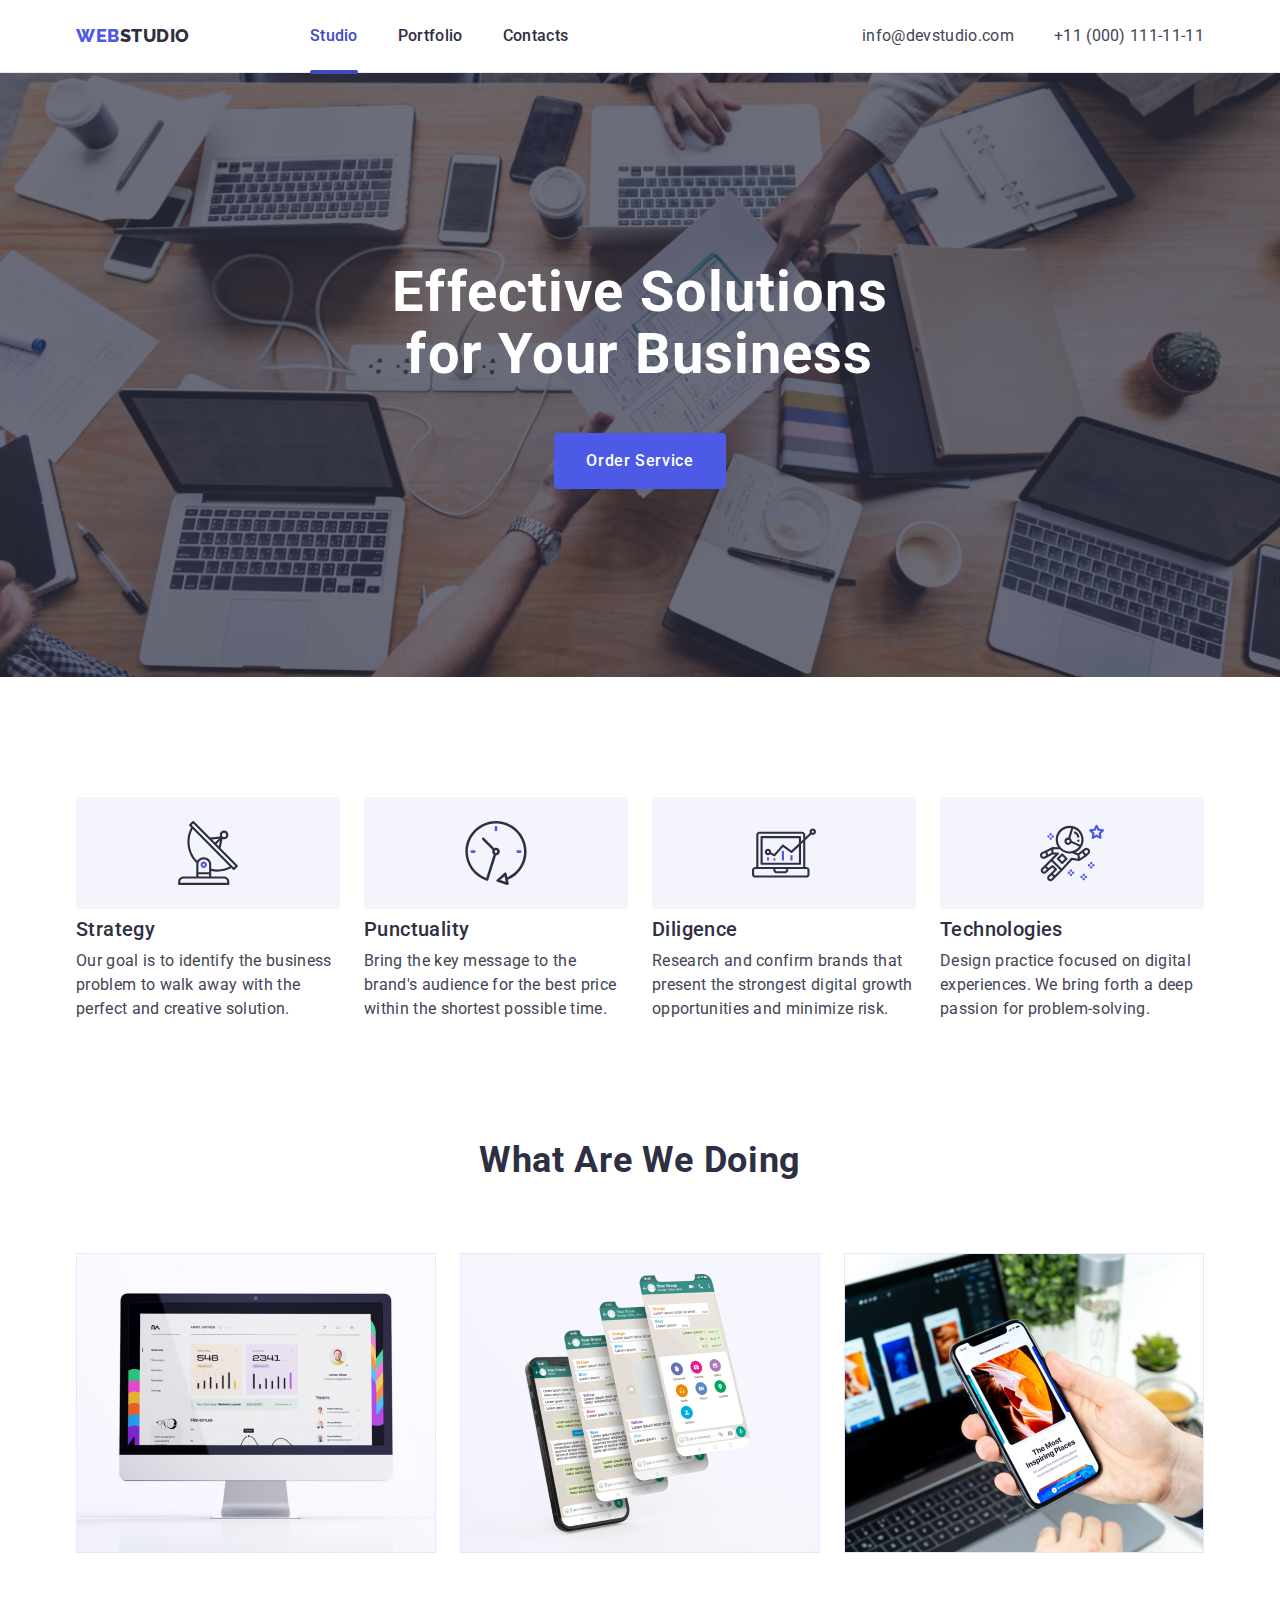
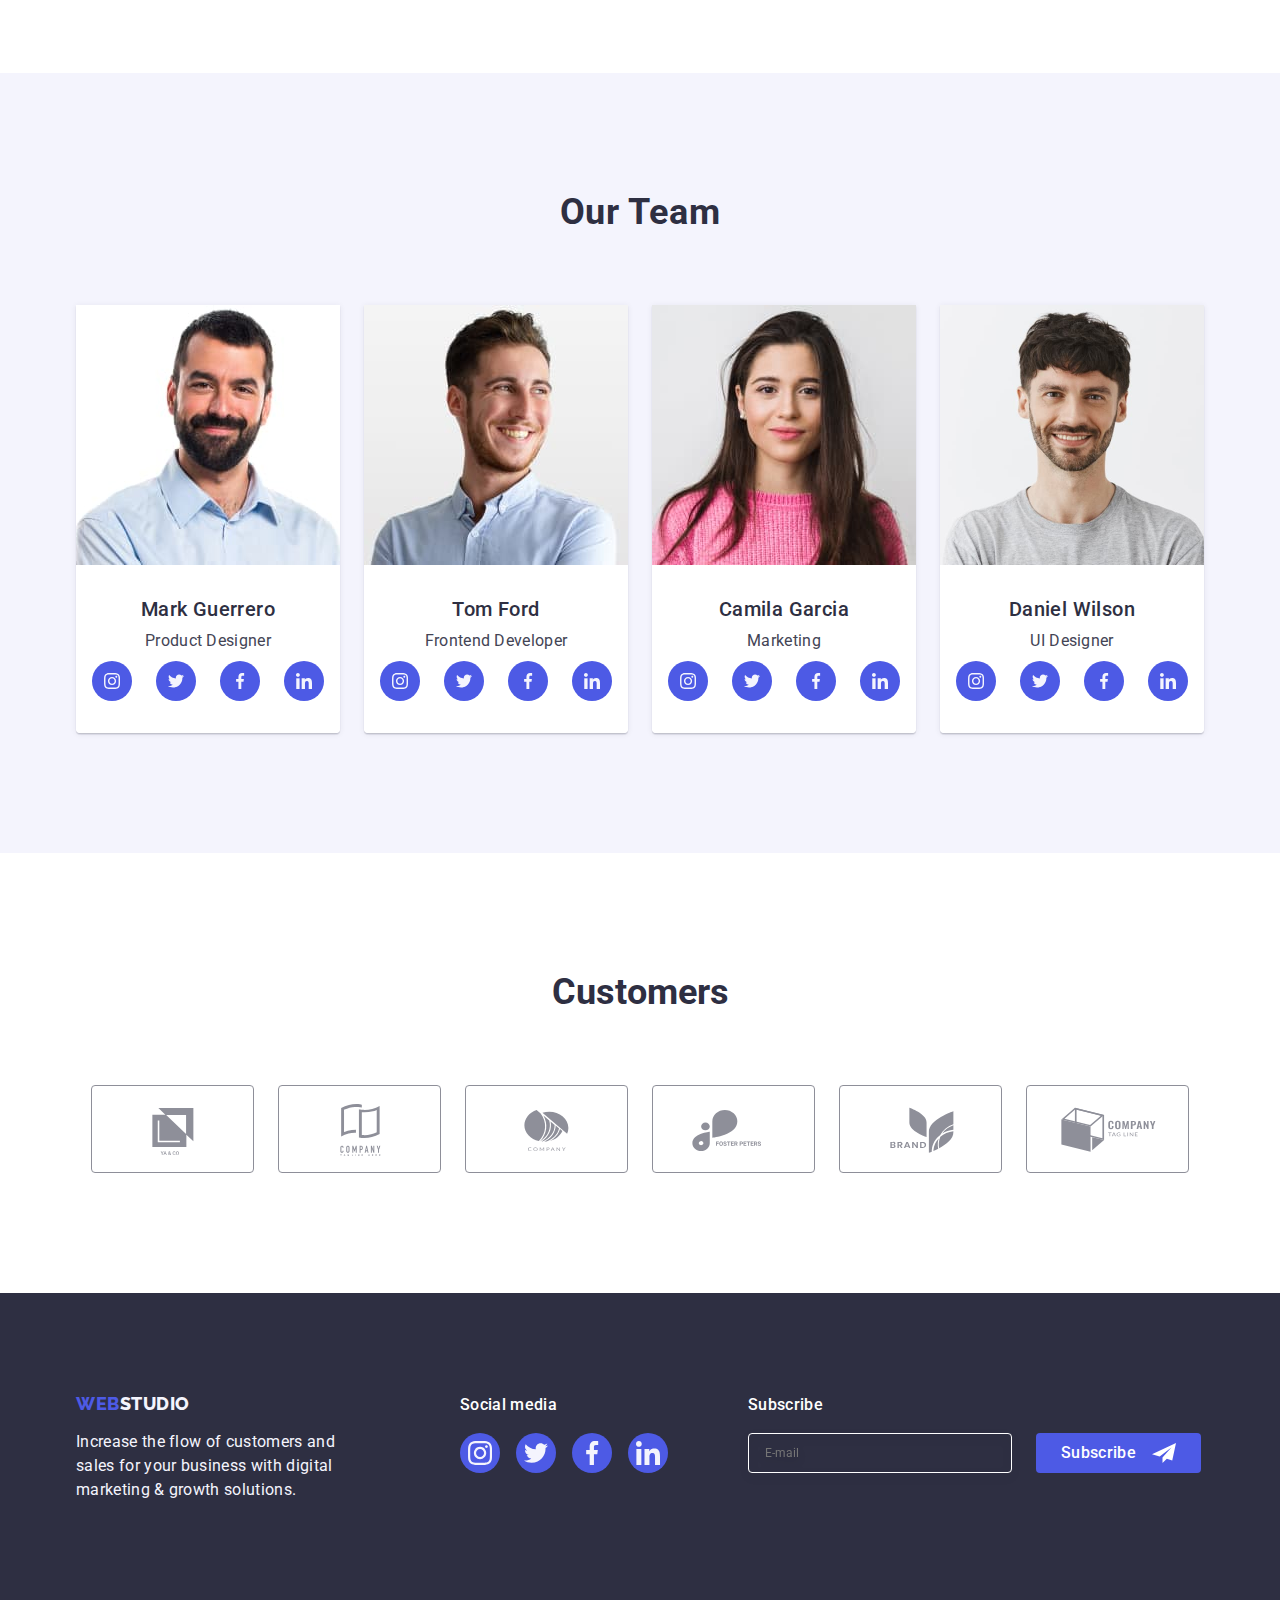
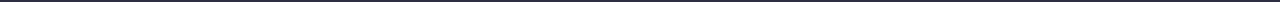
<file: index.html>
<!DOCTYPE html>
<html lang="en">

<head>
    <meta charset="UTF-8" />
    <meta http-equiv="X-UA-Compatible" content="IE=edge" />
    <meta name="viewport" content="width=device-width, initial-scale=1.0" />
    <title>webstudio</title>

    <link rel="preconnect" href="https://fonts.googleapis.com" />
    <link rel="preconnect" href="https://fonts.gstatic.com" crossorigin />
    <link href="https://fonts.googleapis.com/css2?family=Raleway:wght@800&family=Roboto:wght@400;500;700&display=swap"
        rel="stylesheet" />

    <link rel="stylesheet" href="https://cdn.jsdelivr.net/npm/modern-normalize@1.1.0/modern-normalize.min.css" />
    <link rel="stylesheet" href="css/styles.css" />
</head>

<body>
    <!--header-->
    <header class="header">
        <div class="container page-header-container">
            <nav class="page-nav">
                <a class="link logo" href="./index.html">Web
                    <span class="logo-part-two logo-part-two-light">Studio</span></a>
                <ul class="list nav-menu">
                    <li class="menu-item">
                        <a class="link menu-link current" href="./index.html">Studio</a>
                    </li>
                    <li class="menu-item">
                        <a class="link menu-link" href="./portfolio.html">Portfolio</a>
                    </li>
                    <li class="menu-item">
                        <a class="link menu-link" href="">Contacts</a>
                    </li>
                </ul>
            </nav>
            <address class="address">
                <ul class="list address-list">
                    <li class="address-item">
                        <a class="link contacts" href="mailto:info@devstudio.com">info@devstudio.com</a>
                    </li>
                    <li>
                        <a class="link contacts" href="tel:+110001111111">+11 (000) 111-11-11</a>
                    </li>
                </ul>
            </address>
            <button type="button" class="btn-menu-open" data-menu-open>
                <svg class="menu-icon-hamburger" width="32" height="22">
                    <use href="./images/icon.svg#hamburger"></use>
                </svg>
            </button>
        </div>
        <div class="mobile-menu" data-menu>
            <div class="container mobile-menu-container">
                <button type="button" class="menu-close-btn" data-menu-close>
                    <svg class="menu-icon-close" width="8" height="8">
                        <use href="./images/icon.svg#icon-close"></use>
                    </svg>
                </button>
                <ul class="list mobile-list">
                    <li class="mobile-nav-item "><a href="" class="mobile-nav-link link current">Studio</a></li>
                    <li class="mobile-nav-item"><a href="" class="mobile-nav-link link">Portfolio</a></li>
                    <li class="mobile-nav-item"><a href="" class="mobile-nav-link link">Contacts</a></li>
                </ul>
                <ul class="mobile-contact-list list">
                    <li class="mobile-contact-item"><a href="tel:110001111111" class="mobile-contact-tel link">+11
                            (000)
                            111-11-11</a></li>
                    <li class="mobile-contact-item"><a href="mailto:info@devstudio.com"
                            class="mobile-contact-mail link">info@devstudio.com</a></li>
                </ul>
                <ul class="mobile-social-list list">
                    <li class="mobile-social-item">
                        <a href="" class="mobile-social-link link">
                            <svg class="mobile-social-icon" width="24" height="24">
                                <use href="./images/icon.svg#instagram"></use>
                            </svg>
                        </a>
                    </li>
                    <li class="mobile-social-item">
                        <a href="" class="mobile-social-link link">
                            <svg class="mobile-social-icon" width="24" height="24">
                                <use href="./images/icon.svg#twitter"></use>
                            </svg>

                        </a>
                    </li>
                    <li class="mobile-social-item">
                        <a href="" class="mobile-social-link link">
                            <svg class="mobile-social-icon" width="24" height="24">
                                <use href="./images/icon.svg#facebook"></use>
                            </svg>
                        </a>
                    </li>
                    <li class="mobile-social-item">
                        <a href="" class="mobile-social-link link">
                            <svg class="mobile-social-icon" width="24" height="24">
                                <use href="./images/icon.svg#linkedin"></use>
                            </svg>
                        </a>
                    </li>
                </ul>
            </div>
        </div>
    </header>
    <!--main-->
    <!--section1-->
    <main>
        <section class="hero-section">
            <div class="container hero-section-container">
                <h1 class="hero-title">Effective Solutions for Your Business</h1>
                <button class="modal-button" type="button" data-modal-open>Order Service</button>
            </div>
        </section>

        <!--section2-->
        <section class="padding-section">
            <div class="container">
                <h2 class="hidden-title" hidden>Features</h2>
                <ul class="list main-section-list">
                    <li class="main-section-item-feature">
                        <div class="icons-section-two">
                            <svg class="icon-style" width="64" height="64">
                                <use class="icon" href="./images/icon.svg#antenna"></use>
                            </svg>
                        </div>
                        <h3 class="section-title">Strategy</h3>
                        <p class="main-description">
                            Our goal is to identify the business problem to walk away with
                            the perfect and creative solution.
                        </p>
                    </li>
                    <li class="main-section-item-feature">
                        <div class="icons-section-two">
                            <svg class="icon-style" width="64" height="64">
                                <use href="./images/icon.svg#clock"></use>
                            </svg>
                        </div>
                        <h3 class="section-title">Punctuality</h3>
                        <p class="main-description">
                            Bring the key message to the brand's audience for the best price
                            within the shortest possible time.
                        </p>
                    </li>
                    <li class="main-section-item-feature">
                        <div class="icons-section-two">
                            <svg class="icon-style" width="64" height="64">
                                <use href="./images/icon.svg#diagram"></use>
                            </svg>
                        </div>
                        <h3 class="section-title">Diligence</h3>
                        <p class="main-description">
                            Research and confirm brands that present the strongest digital
                            growth opportunities and minimize risk.
                        </p>
                    </li>
                    <li class="main-section-item-feature">
                        <div class="icons-section-two">
                            <svg class="icon-style" width="64" height="64">
                                <use href="./images/icon.svg#astronaut"></use>
                            </svg>
                        </div>
                        <h3 class="section-title">Technologies</h3>
                        <p class="main-description">
                            Design practice focused on digital experiences. We bring forth a
                            deep passion for problem-solving.
                        </p>
                    </li>
                </ul>
            </div>
        </section>
        <!--section3-->
        <section class="padding-section-three">
            <div class="container">
                <h2 class="main-section-title">What are we doing</h2>
                <ul class="list main-section-list">


                    <li class="main-section-item-3">
                        <picture>
                            <source media="(min-width: 1158px)"
                                srcset="./images/work/img1.jpg 1x, ./images/work/img1-2x.jpg 2x" type="image/jpg" />
                            <img class="third-section-photo" src="./images/work/img1.jpg" alt="computer photo"
                                width="360" />
                        </picture>
                    </li>
                    <li class="main-section-item-3">
                        <picture>
                            <source media="(min-width: 1158px)"
                                srcset="./images/work/img2.jpg 1x, ./images/work/img2-2x.jpg 2x" type="image/jpg" />
                            <img class="third-section-photo" src="./images/work/img2.jpg" alt="computer photo"
                                width="360" />
                        </picture>

                    </li>
                    <li class="main-section-item-3">
                        <picture>
                            <source media="(min-width: 1158px)"
                                srcset="./images/work/img3.jpg 1x, ./images/work/img3-2x.jpg 2x" type="image/jpg" />
                            <img class="third-section-photo" src="./images/work/img3.jpg" alt="computer photo"
                                width="360" />
                        </picture>

                    </li>
                </ul>
            </div>
        </section>
        <!--section4-->
        <section class="fourth-section padding-section">
            <div class="container">
                <h2 class="main-section-title">Our Team</h2>
                <ul class="list team-section-list">
                    <li class="main-section-item">
                        <picture>
                            <source
                                srcset="./images/command/mark-guetto-1x.jpg 1x ,./images/command/mark-guetto-2x.jpg  2x"
                                type="image/jpg" />
                            <img class="third-section-photo" src="./images/command/mark-guetto-1x.jpg"
                                alt="computer photo" width="264" />
                        </picture>

                        <div class="section-wrapper">
                            <h3 class="section-title-fourth">Mark Guerrero</h3>
                            <p class="main-description-fourth">Product Designer</p>
                            <ul class="icon-section-four-list list">
                                <li class="four-section-item">
                                    <a class="icon-section-four-list-item" href="">
                                        <svg class="icon-style-four" width="16" height="16">
                                            <use href="./images/icon.svg#instagram"></use>
                                        </svg>
                                    </a>
                                </li>
                                <li class="four-section-item">
                                    <a class="icon-section-four-list-item" href="">
                                        <svg class="icon-style-four" width="16" height="16">
                                            <use href="./images/icon.svg#twitter"></use>
                                        </svg>
                                    </a>
                                </li>
                                <li class="four-section-item">
                                    <a class="icon-section-four-list-item" href="">
                                        <svg class="icon-style-four" width="16" height="16">
                                            <use href="./images/icon.svg#facebook"></use>
                                        </svg>
                                    </a>
                                </li>
                                <li class="four-section-item">
                                    <a class="icon-section-four-list-item" href="">
                                        <svg class="icon-style-four" width="16" height="16">
                                            <use href="./images/icon.svg#linkedin"></use>
                                        </svg>
                                    </a>
                                </li>
                            </ul>
                        </div>
                    </li>
                    <li class="main-section-item">
                        <picture>
                            <source srcset="./images/command/tom-ford-1x.jpg 1x, ./images/command/tom-ford-2x.jpg  2x"
                                type="image/jpg" />
                            <img class="third-section-photo" src="./images/command/tom-ford-1x.jpg"
                                alt="Frontend Developer" width="264" />
                        </picture>

                        <div class="section-wrapper">
                            <h3 class="section-title-fourth">Tom Ford</h3>
                            <p class="main-description-fourth">Frontend Developer</p>
                            <ul class="icon-section-four-list list">
                                <li class="four-section-item">
                                    <a class="icon-section-four-list-item" href="">
                                        <svg class="icon-style-four" width="16" height="16">
                                            <use href="./images/icon.svg#instagram"></use>
                                        </svg>
                                    </a>
                                </li>
                                <li class="four-section-item">
                                    <a class="icon-section-four-list-item" href="">
                                        <svg class="icon-style-four" width="16" height="16">
                                            <use href="./images/icon.svg#twitter"></use>
                                        </svg>
                                    </a>
                                </li>
                                <li class="four-section-item">
                                    <a class="icon-section-four-list-item" href="">
                                        <svg class="icon-style-four" width="16" height="16">
                                            <use href="./images/icon.svg#facebook"></use>
                                        </svg>
                                    </a>
                                </li>
                                <li class="four-section-item">
                                    <a class="icon-section-four-list-item" href="">
                                        <svg class="icon-style-four" width="16" height="16">
                                            <use href="./images/icon.svg#linkedin"></use>
                                        </svg>
                                    </a>
                                </li>
                            </ul>
                        </div>
                    </li>
                    <li class="main-section-item">
                        <picture>
                            <source
                                srcset="./images/command/camilla-garsia-1x.jpg 1x, ./images/command/camilla-garcia-2x.jpg 2x"
                                type="image/jpg" />
                            <img class="third-section-photo" src="./images/command/camilla-garsia-1x.jpg"
                                alt="Marketing" width="264" />
                        </picture>

                        <div class="section-wrapper">
                            <h3 class="section-title-fourth">Camila Garcia</h3>
                            <p class="main-description-fourth">Marketing</p>
                            <ul class="icon-section-four-list list">
                                <li class="four-section-item">
                                    <a class="icon-section-four-list-item" href="">
                                        <svg class="icon-style-four" width="16" height="16">
                                            <use href="./images/icon.svg#instagram"></use>
                                        </svg>
                                    </a>
                                </li>
                                <li class="four-section-item">
                                    <a class="icon-section-four-list-item" href="">
                                        <svg class="icon-style-four" width="16" height="16">
                                            <use href="./images/icon.svg#twitter"></use>
                                        </svg>
                                    </a>
                                </li>
                                <li class="four-section-item">
                                    <a class="icon-section-four-list-item" href="">
                                        <svg class="icon-style-four" width="16" height="16">
                                            <use href="./images/icon.svg#facebook"></use>
                                        </svg>
                                    </a>
                                </li>
                                <li class="four-section-item">
                                    <a class="icon-section-four-list-item" href="">
                                        <svg class="icon-style-four" width="16" height="16">
                                            <use href="./images/icon.svg#linkedin"></use>
                                        </svg>
                                    </a>
                                </li>
                            </ul>
                        </div>
                    </li>
                    <li class="main-section-item">
                        <picture>
                            <source srcset="./images/command/daniel-1x.jpg 1x, ./images/command/daniel-2x.jpg 2x"
                                type="image/jpg" />
                            <img class="third-section-photo" src="./images/command/daniel-1x.jpg" alt="UI Designer"
                                width="264" />
                        </picture>

                        <div class="section-wrapper">
                            <h3 class="section-title-fourth">Daniel Wilson</h3>
                            <p class="main-description-fourth">UI Designer</p>
                            <ul class="icon-section-four-list list">
                                <li class="four-section-item">
                                    <a class="icon-section-four-list-item" href="">
                                        <svg class="icon-style-four" width="16" height="16">
                                            <use href="./images/icon.svg#instagram"></use>
                                        </svg>
                                    </a>
                                </li>
                                <li class="four-section-item">
                                    <a class="icon-section-four-list-item" href="">
                                        <svg class="icon-style-four" width="16" height="16">
                                            <use href="./images/icon.svg#twitter"></use>
                                        </svg>
                                    </a>
                                </li>
                                <li class="four-section-item">
                                    <a class="icon-section-four-list-item" href="">
                                        <svg class="icon-style-four" width="16" height="16">
                                            <use href="./images/icon.svg#facebook"></use>
                                        </svg>
                                    </a>
                                </li>
                                <li class="four-section-item">
                                    <a class="icon-section-four-list-item" href="">
                                        <svg class="icon-style-four" width="16" height="16">
                                            <use href="./images/icon.svg#linkedin"></use>
                                        </svg>
                                    </a>
                                </li>
                            </ul>
                        </div>
                    </li>
                </ul>
            </div>
        </section>
        <section class="five-section">
            <div class="container customers-container">
                <h2 class="five-section-title">Customers</h2>
                <ul class="five-section-list list">
                    <li class="five-section-list-item">
                        <a class="five-section-item" href="">
                            <svg class="five-section-icons" width="104" height="56">
                                <use href="./images/icon.svg#Logo"></use>
                            </svg>
                        </a>
                    </li>
                    <li class="five-section-list-item">
                        <a class="five-section-item" href="">
                            <svg class="five-section-icons" width="104" height="56">
                                <use href="./images/icon.svg#Logo-1"></use>
                            </svg>
                        </a>
                    </li>
                    <li class="five-section-list-item">
                        <a class="five-section-item" href="">
                            <svg class="five-section-icons" width="104" height="56">
                                <use href="./images/icon.svg#Logo-2"></use>
                            </svg>
                        </a>
                    </li>
                    <li class="five-section-list-item">
                        <a class="five-section-item" href="">
                            <svg class="five-section-icons" width="104" height="56">
                                <use href="./images/icon.svg#Logo-3"></use>
                            </svg>
                        </a>
                    </li>
                    <li class="five-section-list-item">
                        <a class="five-section-item" href="">
                            <svg class="five-section-icons" width="104" height="56">
                                <use href="./images/icon.svg#Logo-4"></use>
                            </svg>
                        </a>
                    </li>
                    <li class="five-section-list-item">
                        <a class="five-section-item" href="">
                            <svg class="five-section-icons" width="104" height="56">
                                <use href="./images/icon.svg#Logo-5"></use>
                            </svg>
                        </a>
                    </li>
                </ul>
            </div>
        </section>
    </main>
    <!--footer-->
    <footer class="footer">
        <div class="container footer-container">
            <div class="footer-left-side">
                <a class="link logo logo-footer" href="./index.html">Web<span
                        class="logo-part-two logo-part-two-dark">Studio</span></a>
                <p class="footer-section-description">
                    Increase the flow of customers and sales for your business with
                    digital marketing & growth solutions.
                </p>
            </div>
            <div class="footer-right-side">
                <p class="footer-text">Social media</p>
                <ul class="fotter-section-list list">
                    <li class="footer-section-item">
                        <a class="five-section-icon" href="">
                            <svg class="footer-svg" width="24" height="24">
                                <use href="./images/icon.svg#instagram"></use>
                            </svg>
                        </a>
                    </li>
                    <li class="footer-section-item">
                        <a class="five-section-icon" href="">
                            <svg class="footer-svg" width="24" height="24">
                                <use href="./images/icon.svg#twitter"></use>
                            </svg>
                        </a>
                    </li>
                    <li class="footer-section-item">
                        <a class="five-section-icon" href="">
                            <svg class="footer-svg" width="24" height="24">
                                <use href="./images/icon.svg#facebook"></use>
                            </svg>
                        </a>
                    </li>
                    <li class="footer-section-item">
                        <a class="five-section-icon" href="">
                            <svg class="footer-svg" width="24" height="24">
                                <use href="./images/icon.svg#linkedin"></use>
                            </svg>
                        </a>
                    </li>
                </ul>
            </div>
            <div class="footer-next-side">
                <p class="footer-text">Subscribe</p>
                <form class="contact-form">
                    <label class="footer-label">
                        <input type="email" name="email"
                            pattern="^([a-z0-9_-]+\.)*[a-z0-9_-]+@[a-z0-9_-]+(\.[a-z0-9_-]+)*\.[a-z]{2,6}$" required
                            class="contact-form-input" placeholder="E-mail" name="user_email" />
                    </label>


                    <button class="footer-button" type="submit">Subscribe <svg class="footer-button-icon" width="24"
                            height="24">
                            <use href="./images/icon.svg#footer-button-icon"></use>
                        </svg></button>



                </form>
            </div>
        </div>

    </footer>
    <!-- MODAL-WINDOW -->
    <div class="backdrop is-hidden" data-modal>
        <div class="modal-window">
            <button class="modal-close-button" type="button" data-modal-close>
                <svg class="modal-close-btn-icon" width="8" height="8">
                    <use href="./images/icon.svg#icon-close"></use>
                </svg>
            </button>
            <p class="modal-button-text">Leave your contacts and we will call you back</p>

            <form class="modal-contact-form">
                <label class="modal-contact-label"><span class="modal-contact-label-margin">Name</span>
                    <div class="modal-name-container">
                        <input class="modal-name-input" type="text" name="user_name" required minlength="2"
                            placeholder="">
                        <svg class="modal-icon-person" width="18" height="18">
                            <use href="./images/icon.svg#icon-person"></use>
                        </svg>
                    </div>
                </label>
                <label class="modal-contact-label"><span class="modal-contact-label-margin">Phone</span>
                    <div class="modal-name-container">
                        <input class="modal-name-input" type="tel" name="user_phone" required minlength="2"
                            placeholder="" pattern="[0-9]{3}-[0-9]{3}-[0-9]{2}-[0-9]{2}">
                        <svg class="modal-icon-person" width="18" height="24">
                            <use href="./images/icon.svg#icon-phone"></use>
                        </svg>
                    </div>
                </label>
                <label class="modal-contact-label"><span class="modal-contact-label-margin">E-mail</span>
                    <div class="modal-name-container">
                        <input class="modal-name-input" type="email"
                            pattern="^([a-z0-9_-]+\.)*[a-z0-9_-]+@[a-z0-9_-]+(\.[a-z0-9_-]+)*\.[a-z]{2,6}$"
                            name="user_email" required minlength="2" placeholder="">
                        <svg class="modal-icon-person" width="18" height="24">
                            <use href="./images/icon.svg#icon-email"></use>
                        </svg>
                    </div>
                </label>
                <div class="modal-name-container textaria-wrap">
                    <label class="modal-contact-label"><span class="modal-contact-label-margin">Comment</span>
                        <textarea name="" class="contact-form-massage" placeholder="Text input"></textarea>
                    </label>
                </div>

                <div class="modal-field"><input class="visually-hidden input-check" value="true" type="checkbox"
                        name="user-privacy" id="user-privacy">
                    <label for="user-privacy" class="check-text">
                        <span class="check-empty">
                            <svg class="input-check-icon" width="10" height="8">
                                <use href="./images/icon.svg#icon-Vector"></use>
                            </svg>
                        </span>
                        I accept the terms and conditions of the
                        <a class="input-check-link" href="">Privacy Policy</a>

                    </label>
                </div>


                <button type="submit" class="modal-button-submit">Send</button>

            </form>
        </div>
    </div>



    <!-- MODAL-WINDOW -->
    <script src="./js/mobile-menu.js"></script>
    <script src="./modal.js"></script>
</body>

</html>
</file>
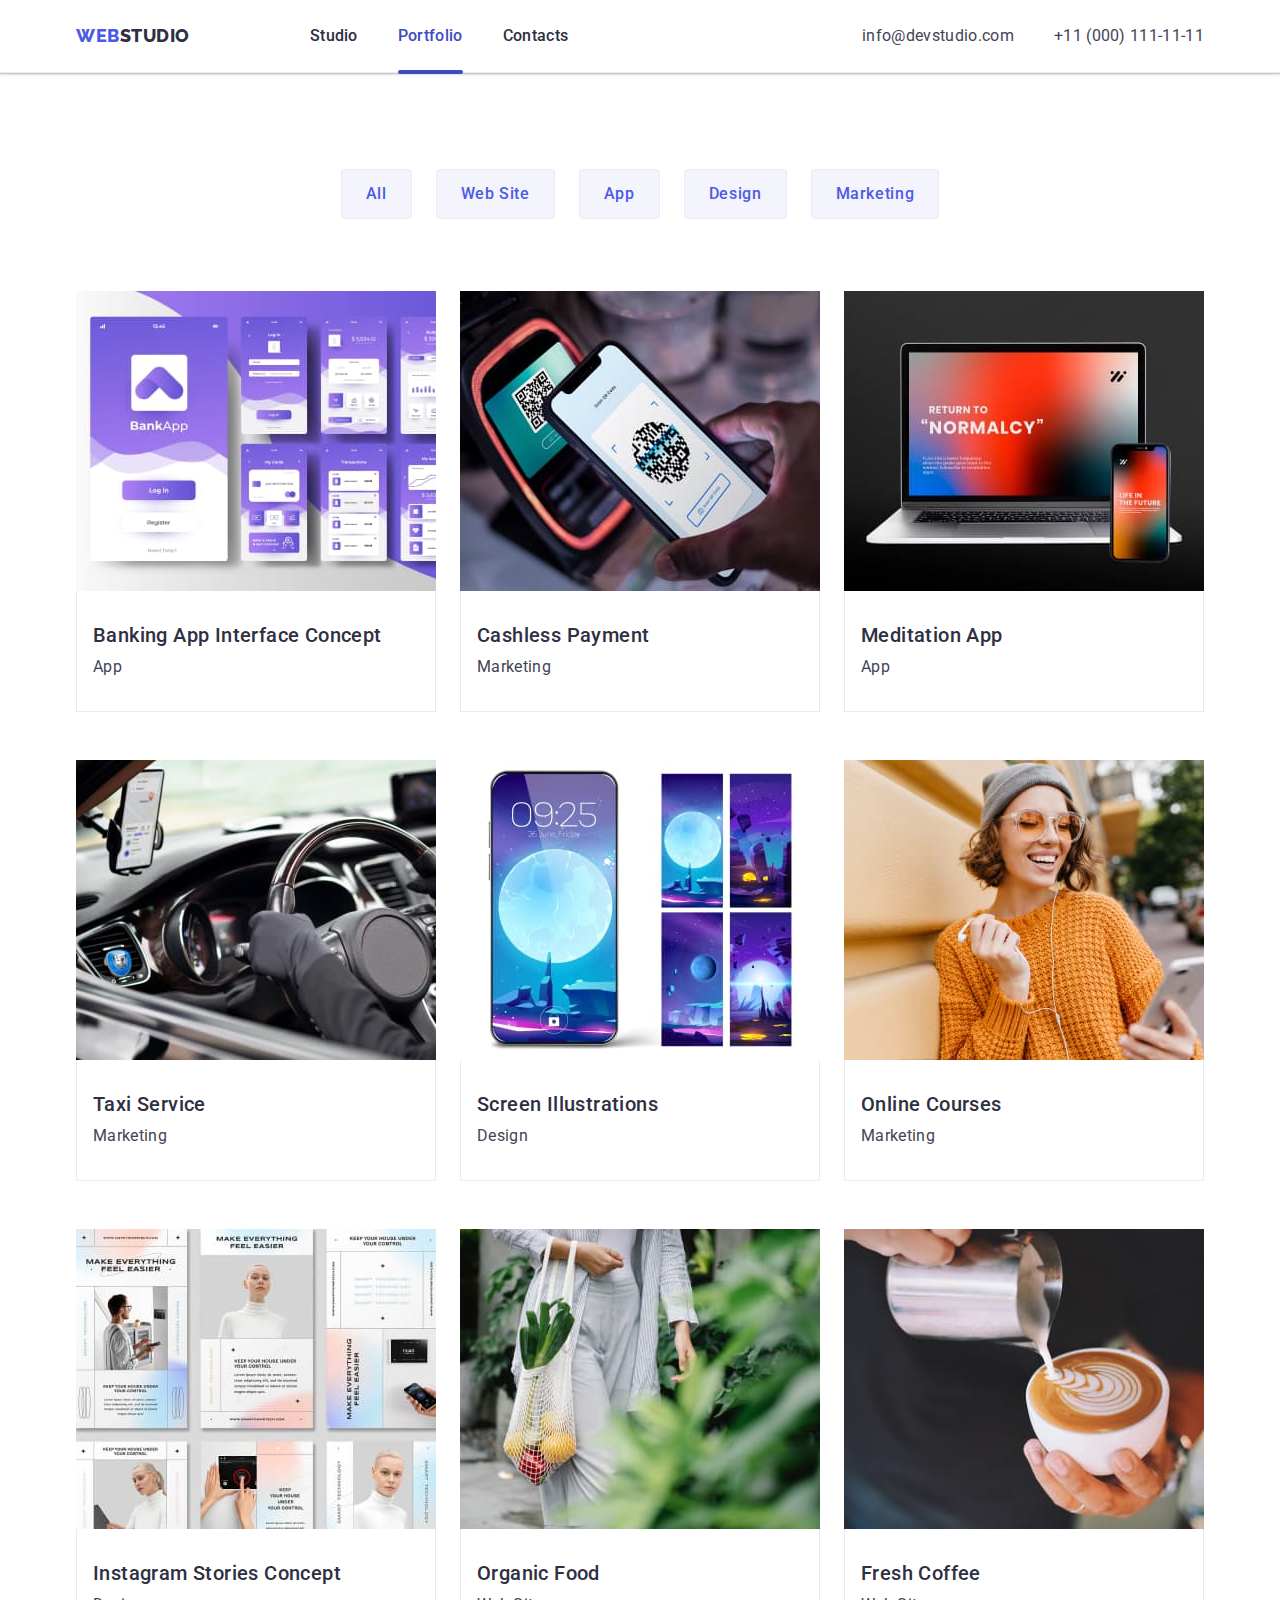
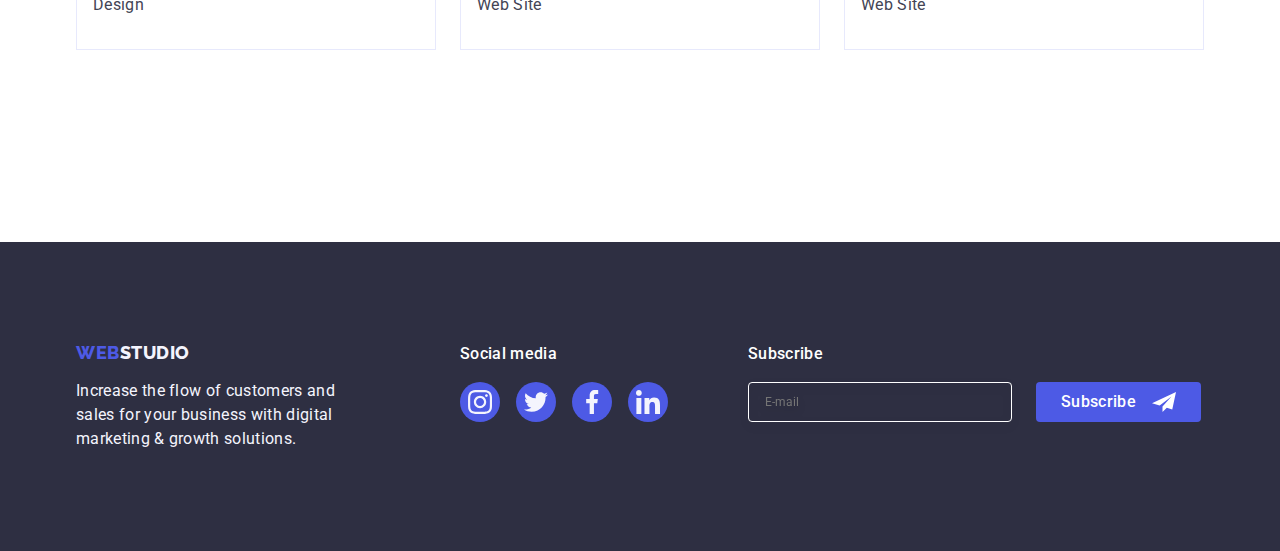
<file: portfolio.html>
<!DOCTYPE html>
<html lang="en">

<head>
    <meta charset="UTF-8" />
    <meta http-equiv="X-UA-Compatible" content="IE=edge" />
    <meta name="viewport" content="width=device-width, initial-scale=1.0" />
    <title>Portfolio</title>
    <link rel="preconnect" href="https://fonts.googleapis.com" />
    <link rel="preconnect" href="https://fonts.gstatic.com" crossorigin />
    <link href="https://fonts.googleapis.com/css2?family=Raleway:wght@800&family=Roboto:wght@400;500;700&display=swap"
        rel="stylesheet" />

    <link rel="stylesheet" href="https://cdn.jsdelivr.net/npm/modern-normalize@1.1.0/modern-normalize.min.css" />
    <link rel="stylesheet" href="css/styles.css" />
</head>

<body>
    <!--header-->
    <header class="header">
        <div class="container page-header-container">
            <nav class="page-nav">
                <a class="link logo" href="./index.html">Web
                    <span class="logo-part-two logo-part-two-light">Studio</span></a>
                <ul class="list nav-menu">
                    <li class="menu-item">
                        <a class="link menu-link" href="./index.html">Studio</a>
                    </li>
                    <li class="menu-item">
                        <a class="link menu-link current" href="./portfolio.html">Portfolio</a>
                    </li>
                    <li class="menu-item">
                        <a class="link menu-link" href="">Contacts</a>
                    </li>
                </ul>
            </nav>
            <address class="address">
                <ul class="list address-list">
                    <li class="address-item">
                        <a class="link contacts" href="mailto:info@devstudio.com">info@devstudio.com</a>
                    </li>
                    <li>
                        <a class="link contacts" href="tel:+110001111111">+11 (000) 111-11-11</a>
                    </li>
                </ul>
            </address>
        </div>
    </header>

    <!--main-->
    <!-- section-1 -->
    <main>
        <section class="first-portfolio-section">
            <div class="container portfolio-div-container">
                <h1 hidden>Filters</h1>

                <ul class="list portfolio-section-list-one">
                    <li class="portfolio-section-item-one">
                        <button class="portfolio-button" type="button">All</button>
                    </li>
                    <li class="portfolio-section-item-one">
                        <button class="portfolio-button" type="button">Web Site</button>
                    </li>
                    <li class="portfolio-section-item-one">
                        <button class="portfolio-button" type="button">App</button>
                    </li>
                    <li class="portfolio-section-item-one">
                        <button class="portfolio-button" type="button">Design</button>
                    </li>
                    <li class="portfolio-section-item-one">
                        <button class="portfolio-button" type="button">Marketing</button>
                    </li>
                </ul>
                <ul class="list portfolio-section-list">
                    <li class="portfolio-section-item">
                        <a class="link portfolio-link" href="">
                            <div class="wrapper-overlay">
                                <img src="./images/bankscreen.jpg" alt="bankscreen" width="360" height="300" />
                                <div class="overlay-container">
                                    <p class="overlay">
                                        14 Stylish and User-Friendly App Design Concepts · Task
                                        Manager App · Calorie Tracker App · Exotic Fruit Ecommerce
                                        App · Cloud Storage App
                                    </p>
                                </div>
                            </div>
                            <div class="text-container">
                                <h2 class="section-title">Banking App Interface Concept</h2>
                                <p class="main-description">App</p>
                            </div>
                        </a>
                    </li>
                    <li class="portfolio-section-item">
                        <a class="link portfolio-link" href="">
                            <div class="wrapper-overlay"><img src="./images/tel.jpg" alt="telephone" width="360"
                                    height="300" />
                                <div class="overlay-container">
                                    <p class="overlay">
                                        14 Stylish and User-Friendly App Design Concepts · Task
                                        Manager App · Calorie Tracker App · Exotic Fruit Ecommerce
                                        App · Cloud Storage App
                                    </p>
                                </div>
                            </div>
                            <div class="text-container">
                                <h2 class="section-title">Cashless Payment</h2>
                                <p class="main-description">Marketing</p>
                            </div>
                        </a>
                    </li>
                    <li class="portfolio-section-item">
                        <a class="link portfolio-link" href="">
                            <div class="wrapper-overlay"><img src="./images/laptop.jpg" alt="laptop" width="360"
                                    height="300" />
                                <div class="overlay-container">
                                    <p class="overlay">
                                        14 Stylish and User-Friendly App Design Concepts · Task
                                        Manager App · Calorie Tracker App · Exotic Fruit Ecommerce
                                        App · Cloud Storage App
                                    </p>
                                </div>
                            </div>
                            <div class="text-container">
                                <h2 class="section-title">Meditation App</h2>

                                <p class="main-description">App</p>
                            </div>
                        </a>
                    </li>
                    <li class="portfolio-section-item">
                        <a class="link portfolio-link" href="">
                            <div class="wrapper-overlay"><img src="./images/car.jpg" alt="car" width="360"
                                    height="300" />
                                <div class="overlay-container">
                                    <p class="overlay">
                                        14 Stylish and User-Friendly App Design Concepts · Task
                                        Manager App · Calorie Tracker App · Exotic Fruit Ecommerce
                                        App · Cloud Storage App
                                    </p>
                                </div>
                            </div>
                            <div class="text-container">
                                <h2 class="section-title">Taxi Service</h2>
                                <p class="main-description">Marketing</p>
                            </div>
                        </a>
                    </li>
                    <li class="portfolio-section-item">
                        <a class="link portfolio-link" href="">
                            <div class="wrapper-overlay"><img src="./images/twoscreen.jpg" alt="twoscreen" width="360"
                                    height="300" />
                                <div class="overlay-container">
                                    <p class="overlay">
                                        14 Stylish and User-Friendly App Design Concepts · Task
                                        Manager App · Calorie Tracker App · Exotic Fruit Ecommerce
                                        App · Cloud Storage App
                                    </p>
                                </div>
                            </div>
                            <div class="text-container">
                                <h2 class="section-title">Screen Illustrations</h2>
                                <p class="main-description">Design</p>
                            </div>
                        </a>
                    </li>
                    <li class="portfolio-section-item">
                        <a class="link portfolio-link" href="">
                            <div class="wrapper-overlay"><img src="./images/woman.jpg" alt="woman" width="360"
                                    height="300" />
                                <div class="overlay-container">
                                    <p class="overlay">
                                        14 Stylish and User-Friendly App Design Concepts · Task
                                        Manager App · Calorie Tracker App · Exotic Fruit Ecommerce
                                        App · Cloud Storage App
                                    </p>
                                </div>
                            </div>
                            <div class="text-container">
                                <h2 class="section-title">Online Courses</h2>
                                <p class="main-description">Marketing</p>
                            </div>
                        </a>
                    </li>
                    <li class="portfolio-section-item">
                        <a class="link portfolio-link" href="">
                            <div class="wrapper-overlay"><img src="./images/severalpictures.jpg" alt="severalpictures"
                                    width="360" height="300" />
                                <div class="overlay-container">
                                    <p class="overlay">
                                        14 Stylish and User-Friendly App Design Concepts · Task
                                        Manager App · Calorie Tracker App · Exotic Fruit Ecommerce
                                        App · Cloud Storage App
                                    </p>
                                </div>
                            </div>
                            <div class="text-container">
                                <h2 class="section-title">Instagram Stories Concept</h2>
                                <p class="main-description">Design</p>
                            </div>
                        </a>
                    </li>
                    <li class="portfolio-section-item">
                        <a class="link portfolio-link" href="">
                            <div class="wrapper-overlay"><img src="./images/vegetables.jpg" alt="vegetables" width="360"
                                    height="300" />
                                <div class="overlay-container">
                                    <p class="overlay">
                                        14 Stylish and User-Friendly App Design Concepts · Task
                                        Manager App · Calorie Tracker App · Exotic Fruit Ecommerce
                                        App · Cloud Storage App
                                    </p>
                                </div>
                            </div>
                            <div class="text-container">
                                <h2 class="section-title">Organic Food</h2>
                                <p class="main-description">Web Site</p>
                            </div>
                        </a>
                    </li>
                    <li class="portfolio-section-item">
                        <a class="link portfolio-link" href="">
                            <div class="wrapper-overlay"><img src="./images/coffe.jpg" alt="coffe" width="360"
                                    height="300" />
                                <div class="overlay-container">
                                    <p class="overlay">
                                        14 Stylish and User-Friendly App Design Concepts · Task
                                        Manager App · Calorie Tracker App · Exotic Fruit Ecommerce
                                        App · Cloud Storage App
                                    </p>
                                </div>
                            </div>
                            <div class="text-container">
                                <h2 class="section-title">Fresh Coffee</h2>
                                <p class="main-description">Web Site</p>
                            </div>
                        </a>
                    </li>
                </ul>
            </div>
        </section>
    </main>

    <!--footer-->
    <footer class="footer">
        <div class="container footer-container">
            <div class="footer-left-side">
                <a class="link logo logo-footer" href="./index.html">Web<span
                        class="logo-part-two logo-part-two-dark">Studio</span></a>
                <p class="footer-section-description">
                    Increase the flow of customers and sales for your business with
                    digital marketing & growth solutions.
                </p>
            </div>
            <div class="footer-right-side">
                <p class="footer-text">Social media</p>
                <ul class="fotter-section-list list">
                    <li class="footer-section-item">
                        <a class="five-section-icon" href="">
                            <svg class="footer-svg" width="24" height="24">
                                <use href="./images/icon.svg#instagram"></use>
                            </svg>
                        </a>
                    </li>
                    <li class="footer-section-item">
                        <a class="five-section-icon" href="">
                            <svg class="footer-svg" width="24" height="24">
                                <use href="./images/icon.svg#twitter"></use>
                            </svg>
                        </a>
                    </li>
                    <li class="footer-section-item">
                        <a class="five-section-icon" href="">
                            <svg class="footer-svg" width="24" height="24">
                                <use href="./images/icon.svg#facebook"></use>
                            </svg>
                        </a>
                    </li>
                    <li class="footer-section-item">
                        <a class="five-section-icon" href="">
                            <svg class="footer-svg" width="24" height="24">
                                <use href="./images/icon.svg#linkedin"></use>
                            </svg>
                        </a>
                    </li>
                </ul>
            </div>
            <div class="footer-next-side">
                <p class="footer-text">Subscribe</p>
                <form class="contact-form">
                    <label class="footer-label">
                        <input type="email" name="email" required class="contact-form-input" placeholder="E-mail"
                            name="user_email" />
                    </label>


                    <button class="footer-button" type="submit">Subscribe <svg class="footer-button-icon" width="24"
                            height="24">
                            <use href="./images/icon.svg#footer-button-icon"></use>
                        </svg></button>



                </form>
            </div>
        </div>

    </footer>
</body>

</html>
</file>
<file: css/styles.css>
:root {
  --primary-text-color: #2e2f42;
  --secondary-text-color: #434455;
  --primary-button: #4d5ae5;
  --background-button: #404bbf;
  --portfolio-button-color: #ffffff;
  --html-button-color: #ffffff;
  --logo-color: #f4f4fd;
  --five-section-icon: #8e8f99;
  --footer-icon-color: #31d0aa;
  --transition-duration-funk: 250ms cubic-bezier(0.4, 0, 0.2, 1);
}
.list {
  list-style: none;
}
.link {
  text-decoration: none;
}
body {
  font-family: 'Roboto', sans-serif;
  color: var(--secondary-text-color);
  background-color: var(--portfolio-button-color);
}
h1,
h2,
h3,
h4,
p {
  margin-top: 0;
  margin-bottom: 0;
}
ul {
  margin-top: 0;
  margin-bottom: 0;
  padding-left: 0;
}
img {
  display: block;
}
button {
  cursor: pointer;
}
.container {
  margin-left: auto;
  margin-right: auto;
  padding-left: 15px;
  padding-right: 15px;
}
@media screen and (min-width: 480px) {
  .container {
    width: 428px;
  }
}
@media screen and (min-width: 768px) {
  .container {
    width: 768px;
  }
}
@media screen and (min-width: 1158px) {
  .container {
    width: 1158px;
  }
}
.visually-hidden {
  position: absolute;
  width: 1px;
  height: 1px;
  margin: -1px;
  border: 0;
  padding: 0;

  white-space: nowrap;
  clip-path: inset(100%);
  clip: rect(0 0 0 0);
  overflow: hidden;
}
/* ==========COMPONENTS ========*/
.padding-section {
  padding-top: 96px;
  padding-bottom: 96px;
}
.section-title {
  letter-spacing: 0.02em;
  color: var(--primary-text-color);
  margin-bottom: 8px;
  text-align: left;
  font-weight: 700;
  font-size: 36px;
  line-height: 1.11;
  text-align: center;
}

.main-description {
  font-weight: 500;
  font-size: 16px;
  line-height: 1.5;
  letter-spacing: 0.02em;
  color: var(--secondary-text-color);
}

.main-section-title {
  font-weight: 700;
  font-size: 36px;
  line-height: 1.11;
  text-align: center;
  letter-spacing: 0.02em;
  text-transform: capitalize;
  color: var(--primary-text-color);
}
/* =========logo============ */
.logo {
  font-family: 'Raleway', sans-serif;
  font-weight: 800;
  font-size: 18px;
  line-height: 1.17;
  display: flex;
  letter-spacing: 0.03em;
  text-transform: uppercase;
  color: var(--primary-button);
  padding: 24px 0;
}
.logo-part-two {
  font-weight: 800;
  font-size: 18px;
  line-height: 1.17;

  letter-spacing: 0.03em;
  text-transform: uppercase;
}
.logo-part-two-dark {
  color: var(--logo-color);
}
.logo-part-two-light {
  color: var(--primary-text-color);
}
.logo-footer {
  margin-bottom: 16px;
  display: flex;
  justify-content: center;
}
/* =========/logo============ */

/* ==========/COMPONENTS ========*/
/* ==========header========= */
.page-header-container {
  display: flex;
  align-items: center;
  justify-content: space-between;
}

.header {
  border-bottom: 1px solid #e7e9fc;
  max-width: 1440px;
  box-shadow: 0px 2px 1px rgba(46, 47, 66, 0.08),
    0px 1px 1px rgba(46, 47, 66, 0.16), 0px 1px 6px rgba(46, 47, 66, 0.08);
}
.menu-item:not(:last-child) {
  margin-right: 40px;
}
.page-nav {
  display: flex;
  align-items: center;
}
.nav-menu {
  display: flex;
  align-items: center;
  display: none;
}

.main-section-title {
  text-align: center;
  font-weight: 700;
  font-size: 36px;
  line-height: 1.11;
  letter-spacing: 0.02em;
  text-transform: capitalize;
  color: var(--primary-text-color);
  margin-bottom: 72px;
}

.menu-link {
  font-weight: 500;
  font-size: 16px;
  line-height: 1.5;
  letter-spacing: 0.02em;
  color: var(--primary-text-color);
  padding: 24px 0;
  transition: color var(--transition-duration-funk);
  position: relative;
  display: block;
}
.menu-link:hover,
.menu-link:focus {
  color: var(--background-button);
}
.menu-link.current::after {
  content: '';
  background: #404bbf;
  border-radius: 2px;
  height: 4px;
  position: absolute;
  width: 100%;
  left: 0;
  bottom: -2px;
}
.menu-link.current {
  color: #404bbf;
}
.mobile-nav-link {
  font-weight: 700;
  font-size: 36px;
  line-height: 1.11;
  letter-spacing: 0.02em;
  text-transform: capitalize;
  color: #2e2f42;
  display: block;
  margin-bottom: 40px;
}
.mobile-nav-link:hover,
.mobile-nav-link:focus {
  color: #404bbf;
}
.mobile-nav-link.current {
  color: #404bbf;
}
/* =========contakts=========== */
.address {
  font-style: normal;
  margin-left: auto;
  display: none;
}
.address-list {
  display: flex;
  align-items: center;
}
.contacts {
  font-weight: 400;
  font-style: normal;
  font-size: 12px;
  line-height: 1.16;
  letter-spacing: 0.02em;
  color: var(--secondary-text-color);
  transition: color var(--transition-duration-funk);
}
.contacts:hover,
.contacts:focus {
  color: var(--background-button);
}
@media screen and (min-width: 768px) {
  .nav-menu {
    display: flex;
  }
  .address {
    display: block;
  }
  .address-list {
    flex-direction: column;
    gap: 12px;
  }
  .page-nav {
    gap: 120px;
  }
}
@media screen and (min-width: 1158px) {
  .nav-page {
    gap: 76px;
  }
  .address-list {
    flex-direction: row;
    gap: 40px;
  }
  .contacts {
    font-size: 16px;
  }
}
.mobile-contact-tel {
  font-weight: 700;
  font-size: 36px;
  line-height: 1.11;
  letter-spacing: 0.02em;
  text-transform: capitalize;
  color: #4d5ae5;
  margin-bottom: 40px;
  display: block;
}

.mobile-contact-mail {
  font-weight: 500;
  font-size: 20px;
  line-height: 24px;
  letter-spacing: 0.02em;
  color: #434455;
  margin-bottom: 48px;
  display: block;
}
.mobile-nav-link {
  margin-bottom: 40px;
}
.mobile-list {
  margin-bottom: auto;
}
.mobile-social-list {
  display: flex;
  justify-content: space-between;
}
.mobile-social-item {
  width: 40px;
  height: 40px;
}
.mobile-social-link {
  width: 100%;
  height: 100%;
  background-color: var(--primary-button);
  border-radius: 50%;
  display: flex;
  align-items: center;
  justify-content: center;

  transition: background-color var(--transition-duration-funk);
}
.mobile-social-icon {
  fill: #ffffff;
}

/* MOBIL-MENU============ */
.mobile-menu {
  background-color: #ffffff;
  position: fixed;
  width: 100%;
  height: 100%;
  top: 0;
  left: 0;
  z-index: 100;
  opacity: 0;
  visibility: hidden;
  pointer-events: none;
}
.mobile-menu.is-open {
  opacity: 1;
  visibility: visible;
  pointer-events: auto;
}
.mobile-menu-container {
  padding-top: 80px;
  padding-bottom: 40px;
  padding-left: 40px;
  position: relative;
  display: flex;
  flex-direction: column;
  height: 100%;
}
.btn-menu-open {
  background-color: transparent;
  border: none;
  padding: 0;
  line-height: 0;
}
.menu-close-btn {
  position: absolute;
  top: 24px;
  right: 24px;
  background-color: transparent;
  border: 1px solid rgba(0, 0, 0, 0.1);
  border-radius: 50%;
  width: 24px;
  height: 24px;
  padding: 0;
  line-height: 0;
}
.menu-icon-hamburger {
  stroke: #2e2f42;
}
@media screen and (min-width: 428px) {
  .mobile-social-list {
    gap: 56px;
  }
}
@media screen and (min-width: 768px) {
  .mobile-menu {
    display: none;
  }
  .btn-menu-open {
    display: none;
  }
}
/*/ MOBIL-MENU============ */
/* =========/contakts=========== */

/* ==============/header========== */
/* ==============hero============= */
.hero-section {
  background: var(--primary-text-color);
  padding: 112px 0;
  text-align: center;
  background-image: linear-gradient(
      rgba(46, 47, 66, 0.7),
      rgba(46, 47, 66, 0.7)
    ),
    url(../images/hero/bg-hero-mob1x\ .jpg);
  background-repeat: no-repeat;
  background-position: center;
  background-size: cover;
  max-width: 1440px;
  margin-left: auto;
  margin-right: auto;
}
@media screen and (min-device-pixel-ratio: 2) and (max-width: 767px),
  screen and (min-resolution: 192dpi) and (max-width: 767px),
  screen and (min-resolution: 2dppx) and (max-width: 767px) {
  .hero-section {
    background-image: linear-gradient(
        to right,
        rgba(46, 47, 66, 0.7),
        rgba(46, 47, 66, 0.7)
      ),
      url(../images/hero/bg-hero-mob2x.jpg);
  }
}
.hero-title {
  font-weight: 700;
  font-size: 36px;
  line-height: 1.11;
  letter-spacing: 0.02em;
  color: var(--html-button-color);
  margin-bottom: 72px;
  max-width: 320px;

  margin-left: auto;
  margin-right: auto;
}
hero-section-container {
  text-align: center;
}
@media screen and (min-width: 768px) {
  .hero-section {
    background-image: linear-gradient(
        to right,
        rgba(46, 47, 66, 0.7),
        rgba(46, 47, 66, 0.7)
      ),
      url(../images/hero/bg-tablet-hero1.jpg);
  }
  .hero-title {
    font-size: 56px;
    max-width: 496px;
    margin-bottom: 36px;
  }
}
@media screen and (min-device-pixel-ratio: 2) and (min-width: 768px),
  screen and (min-resolution: 192dpi) and (min-width: 768px),
  screen and (min-resolution: 2dppx) and (min-width: 768px) {
  .hero-section {
    background-image: linear-gradient(
        to right,
        rgba(46, 47, 66, 0.7),
        rgba(46, 47, 66, 0.7)
      ),
      url(../images/hero/bg-tablet-hero2x.jpg);
  }
}
@media screen and (min-width: 1158px) {
  .hero-section {
    padding: 188px 0;

    background-image: linear-gradient(
        to right,
        rgba(46, 47, 66, 0.7),
        rgba(46, 47, 66, 0.7)
      ),
      url(../images/hero/bg-desk-hero1.jpg);
  }
  .hero-title {
    margin-bottom: 48px;
  }
}
@media screen and (min-device-pixel-ratio: 2) and (min-width: 1158px),
  screen and (min-resolution: 192dpi) and (min-width: 1158px),
  screen and (min-resolution: 2dppx) and (min-width: 1158px) {
  .hero-section {
    background-image: linear-gradient(
        to right,
        rgba(46, 47, 66, 0.7),
        rgba(46, 47, 66, 0.7)
      ),
      url(../images/hero/bg-desk-hero2x.jpg);
  }
}

/* ========button============= */
.modal-button {
  margin-left: auto;
  margin-right: auto;
  display: block;
  margin-bottom: 0;

  font-family: 'Roboto', sans-serif;
  font-style: normal;
  font-weight: 500;
  font-size: 16px;
  line-height: 1.5;
  letter-spacing: 0.04em;
  border-radius: 4px;
  padding-top: 16px;
  padding-right: 32px;
  padding-bottom: 16px;
  padding-left: 32px;
  color: var(--html-button-color);
  background-color: var(--primary-button);
  border: none;
  min-width: 169px;
  transition: background-color var(--transition-duration-funk);
}
.modal-button:hover,
.modal-button:focus {
  background-color: var(--background-button);
}

/* ========/button============= */

/* ==========/hero====================== */
/* ==============second-section========== */

.icons-section-two {
  display: flex;
  align-items: center;
  justify-content: center;
  height: 112px;
  width: 264px;
  background-color: #f4f4fd;
  border-radius: 4px;
  margin-bottom: 8px;
  display: none;
}
.icon {
  padding-right: 100px;
}

.main-section-list {
  display: flex;
  flex-direction: column;
  gap: 72px;
}
@media screen and (min-width: 768px) {
  .main-section-list {
    flex-direction: row;
    flex-wrap: wrap;
    gap: 72px 24px;
  }
  .main-section-item-feature {
    width: calc((100% - 24px) / 2);
  }
  .section-title {
    text-align: left;
  }
}
@media screen and (min-width: 1158px) {
  .padding-section {
    padding: 120px 0;
  }
  .icons-section-two {
    display: flex;
  }
  .main-section-list {
    gap: 24px;
  }
  .main-section-item-feature {
    width: calc((100% - 72px) / 4);
  }
  .section-title {
    font-weight: 500;
    font-size: 20px;
    line-height: 1.2;
  }
  .main-description {
    font-weight: 400;
  }
}

/* ==============/second-section========== */
/* ============third-section============= */
.padding-section-three {
  padding-bottom: 120px;
  display: none;
}
@media screen and (min-width: 1158px) {
  .padding-section-three {
    display: block;
  }
}

/* ============/third-section============= */
/* ======foutth section======== */
.fourth-section {
  background-color: var(--logo-color);
}
.team-section-list {
  display: flex;
  flex-direction: column;
  gap: 72px;
  align-items: center;
}
.section-wrapper {
  padding: 32px 0px;
  border-radius: 0px 0px 4px 4px;
  background-color: #ffffff;
}

.section-title-fourth {
  font-weight: 500;
  font-size: 20px;
  line-height: 1.2;
  letter-spacing: 0.02em;
  color: var(--primary-text-color);
  margin-bottom: 8px;
  text-align: center;
}
.main-description-fourth {
  font-weight: 400;
  font-size: 16px;
  line-height: 1.5;
  letter-spacing: 0.02em;
  color: var(--secondary-text-color);
  text-align: center;
  margin-bottom: 8px;
}
.main-section-item {
  box-shadow: 0px 1px 6px rgba(46, 47, 66, 0.08),
    0px 1px 1px rgba(46, 47, 66, 0.16), 0px 2px 1px rgba(46, 47, 66, 0.08);

  border-radius: 0px 0px 4px 4px;
}

.icon-section-four {
  padding: 32px 0;
}
.icon-style-four {
  fill: var(--logo-color);
}
.icon-section-four-list-item {
  display: flex;
  align-items: center;
  justify-content: center;
  border-radius: 50%;
  width: 100%;
  height: 100%;
  background-color: #4d5ae5;
  transition: background-color var(--transition-duration-funk);
}
.icon-section-four-list-item:hover,
.icon-section-four-list-item:focus {
  background-color: #404bbf;
}

.icon-section-four-list {
  display: flex;
  justify-content: center;
  gap: 24px;
}
.four-section-item {
  width: 40px;
  height: 40px;
}
@media screen and (min-width: 768px) {
  .team-section-list {
    flex-direction: row;
    flex-wrap: wrap;
    gap: 64px 24px;
    justify-content: center;
    align-items: center;
  }
}
/* ======/foutth section======== */
/* five-section========= */
.five-section {
  padding-top: 96px;
  padding-bottom: 96px;
}
.five-section-title {
  font-size: 36px;
  line-height: 1.1;
  color: var(--primary-text-color);
  margin-bottom: 72px;
  text-align: center;
}
.five-section-list {
  display: flex;
  flex-wrap: wrap;
  gap: 72px 16px;
  flex-direction: row;
}
.five-section-list-item {
  height: 88px;
  align-items: center;
  width: calc((100% - 16px) / 2);
}
.five-section-item {
  width: 100%;
  height: 88px;
  border: 1px solid var(--five-section-icon);
  border-radius: 4px;
  display: flex;
  align-items: center;
  justify-content: center;
  color: var(--five-section-icon);
  transition: color var(--transition-duration-funk),
    border-color var(--transition-duration-funk);
}
.five-section-item:hover {
  color: var(--background-button);
  border-color: var(--background-button);
}
.five-section-item:focus {
  color: var(--background-button);
  border-color: var(--background-button);
}
.five-section-icons {
  fill: currentColor;
}
@media screen and (min-width: 768px) {
  .five-section-list {
    display: flex;
    flex-wrap: wrap;
    gap: 72px 24px;
    flex-direction: row;
    align-items: center;
    margin-left: auto;
    margin-right: auto;
  }
  .customers-container {
    width: 552px;
  }
  .five-section-list-item {
    max-width: 168px;
    height: 88px;
    align-items: center;
    width: calc((100% - 48px) / 3);
  }
}
@media screen and (min-width: 1158px) {
  .five-section-list {
    display: flex;
    flex-wrap: wrap;
    flex-direction: row;
  }
  .customers-container {
    width: 1128px;
  }
  .five-section {
    padding-top: 120px;
    padding-bottom: 120px;
  }
  .five-section-list-item {
    height: 88px;
    align-items: center;
    width: calc((100% - 120px) / 6);
  }
}
/* five-section========= */
/* =======footer====== */
.footer {
  background: var(--primary-text-color);
  padding-top: 96px;
  padding-bottom: 96px;
}
.footer-section-description {
  font-weight: 400;
  font-size: 16px;
  line-height: 1.5;
  letter-spacing: 0.02em;
  color: var(--logo-color);
  width: 264px;
}
.footer-container {
  display: flex;
  align-items: baseline;
  flex-direction: column;
  gap: 72px;
  align-items: center;
  justify-content: center;
}

.footer-text {
  font-weight: 500;
  font-size: 16px;
  line-height: 1.5;
  letter-spacing: 0.02em;
  color: var(--html-button-color);
  text-align: center;
}

.fotter-section-list {
  display: flex;
  gap: 16px;
}
.contact-form {
  display: flex;
  flex-direction: column;
  gap: 24px;
  width: 100%;
}
.footer-next-side {
  width: 100%;
}
.footer-button {
  width: 165px;
  min-height: 40px;
  background-color: var(--primary-button);
  font-weight: 500;
  font-size: 16px;
  line-height: 1.5;
  letter-spacing: 0.02em;
  color: var(--html-button-color);
  text-align: left;
  margin-left: auto;
  margin-right: auto;

  transition: var(--transition-duration-funk);
  border: none;
  border-radius: 4px;
  display: flex;
  justify-content: center;
  align-items: center;
  gap: 16px;
}

.footer-button:hover,
.footer-button:focus {
  background-color: var(--background-button);
}
.footer-text {
  margin-bottom: 16px;
}
.contact-form-input {
  background-color: transparent;
  width: 100%;
  height: 40px;
  border: 1px solid var(--html-button-color);
  padding-left: 16px;
  filter: drop-shadow(0px 4px 4px rgba(0, 0, 0, 0.15));
  border-radius: 4px;
  color: #ffffff;
  font-size: 12px;
  line-height: 1.5;
  letter-spacing: 0.04;
}
.footer-svg {
  fill: #f4f4fd;
}
.footer-button-icon {
  fill: var(--html-button-color);
}
@media screen and (min-width: 768px) {
  .footer-container {
    width: 552px;
    flex-direction: row;
    flex-wrap: wrap;
    gap: 72px 24px;
    align-items: baseline;
    justify-content: flex-start;
  }
  .logo-footer {
    padding: 0;
    justify-content: flex-start;
  }
  .footer-text {
    text-align: left;
  }
  .contact-form {
    flex-direction: row;
  }

  .contact-form-input {
    width: 264px;
  }
  .footer-button {
    margin: 0;
  }
}
@media screen and (min-width: 1158px) {
  .footer {
    padding: 100px 0;
  }
  .contact-form {
    width: 493px;
  }
  .footer-container {
    width: 1158px;
    flex-wrap: nowrap;
    gap: 0;
  }
  .footer-left-side {
    margin-right: 120px;
  }
  .footer-next-side {
    margin-left: 80px;
    width: 493px;
  }
}
.five-section-icon {
  width: 100%;
  height: 100%;
  background-color: var(--primary-button);
  border-radius: 50%;
  display: flex;
  align-items: center;
  justify-content: center;
  width: 40px;
  height: 40px;
  transition: background-color var(--transition-duration-funk);
}
.five-section-icon:hover {
  background-color: var(--footer-icon-color);
}
.five-section-icon:focus {
  background-color: var(--footer-icon-color);
}

/* =======footer====== */
/* portfolio-section */

.portfolio-link {
  display: block;
  position: relative;
  transition: box-shadow var(--transition-duration-funk);
}
.portfolio-link:hover {
  box-shadow: 0px 1px 6px rgba(46, 47, 66, 0.08),
    0px 1px 1px rgba(46, 47, 66, 0.16), 0px 2px 1px rgba(46, 47, 66, 0.08);
}
.portfolio-link:focus {
  box-shadow: 0px 1px 6px rgba(46, 47, 66, 0.08),
    0px 1px 1px rgba(46, 47, 66, 0.16), 0px 2px 1px rgba(46, 47, 66, 0.08);
}
.portfolio-section-list {
  display: flex;
  justify-content: center;
  flex-wrap: wrap;
  gap: 24px;
  margin-bottom: 72px;
  margin-left: auto;
  margin-right: auto;
  row-gap: 48px;
}
.portfolio-section-list-one {
  display: flex;
  justify-content: center;
  flex-wrap: wrap;
  gap: 24px;
  margin-bottom: 72px;
  margin-left: auto;
  margin-right: auto;
}
.portfolio-section-item-one {
  width: calc(100%-4 * 24) / 5;
}
.portfolio-section-item {
  width: calc((100% - 48px) / 3);
}
.first-portfolio-section {
  padding: 96px 0 120px;
}
.portfolio-button {
  font-family: 'Roboto', sans-serif;
  font-style: normal;
  font-weight: 500;
  font-size: 16px;
  line-height: 1.5;
  display: flex;
  letter-spacing: 0.04em;
  text-align: center;
  border-radius: 4px;
  color: var(--primary-button);
  background-color: var(--logo-color);
  padding: 12px 24px;
  border: 1px solid #e7e9fc;
  transition: border var(--transition-duration-funk),
    background-color var(--transition-duration-funk),
    color var(--transition-duration-funk),
    box-shadow var(--transition-duration-funk);
}
.portfolio-button:hover,
.portfolio-button:focus {
  color: var(--portfolio-button-color);
  background-color: var(--background-button);
  border: 1px solid transparent;
}

.portfolio-button:hover {
  box-shadow: 0px 3px 1px rgba(0, 0, 0, 0.1), 0px 2px 1px rgba(0, 0, 0, 0.08),
    0px 2px 2px rgba(0, 0, 0, 0.12);
}
.portfolio-button:focus {
  box-shadow: 0px 3px 1px rgba(0, 0, 0, 0.1), 0px 2px 1px rgba(0, 0, 0, 0.08),
    0px 2px 2px rgba(0, 0, 0, 0.12);
}
.text-container {
  padding: 32px 16px;
  border: 1px solid #e7e9fc;
  border-top: none;
}
/* =======footer====== */
/* =======overlay======= */
.overlay {
  font-weight: 400px;
  font-size: 16px;
  line-height: 1.5;
  letter-spacing: 0.02em;
  text-align: justify;
  color: var(--logo-color);
}
.wrapper-overlay {
  position: relative;
  display: block;
  overflow: hidden;
}
.overlay-container {
  position: absolute;
  top: 0;
  left: 0;
  height: 100%;
  width: 100%;
  display: block;
  background-color: var(--primary-button);
  overflow-y: scroll;
  padding: 40px 32px;
  transform: translate(0, 100%);
  transition: transform var(--transition-duration-funk);
}
.portfolio-link:hover .overlay-container,
.portfolio-link:focus .overlay-container {
  transform: translate(0, 0);
}

/* =======overlay======= */
/* ========MODAL-WINDOW====== */
.backdrop {
  position: fixed;
  top: 0;
  left: 0;
  width: 100%;
  height: 100%;
  background-color: rgba(46, 47, 66, 0.4);
  z-index: 100;
  transition: opacity var(--transition-duration-funk),
    visibility var(--transition-duration-funk);
}
.is-hidden {
  opacity: 0;
  visibility: hidden;
  pointer-events: none;
}
.backdrop.is-hidden .modal-window {
  transform: translate(-50%, -50%) scaleY(0);
}
.modal-window {
  width: 96%;
  padding: 72px 24px 24px 24px;
  background-color: #ffffff;
  position: absolute;
  top: 50%;
  left: 50%;
  transform: translate(-50%, -50%) scale(1);
  border-radius: 4px;
  background-color: #fcfcfc;
  opacity: 1;
  transition: transform var(--transition-duration-funk);
}
.modal-close-btn-icon {
  transition: fill var(--transition-duration-funk);
}
.modal-button-text {
  font-weight: 500;
  font-size: 16px;
  line-height: 1.5;
  text-align: center;
  letter-spacing: 0.02em;

  color: #2e2f42;
  margin-bottom: 16px;
}
.modal-contact-label-margin {
  margin-bottom: 4px;
  display: block;
}
.modal-contact-label {
  font-weight: 400;
  font-size: 12px;
  line-height: 1.16;
  letter-spacing: 0.04em;
  color: #8e8f99;

  display: block;
}
.modal-name-input {
  width: 100%;
  height: 40px;
  border: 1px solid rgba(46, 47, 66, 0.4);
  border-radius: 4px;
  outline: 1px solid transparent;
  outline-offset: -1px;
  display: flex;

  padding-left: 39px;
  margin-bottom: 8px;
  transition: border-color var(--transition-duration-funk);
}
.modal-name-input:focus {
  border-color: var(--primary-button);
}
.modal-name-input:focus + .modal-icon-person {
  fill: var(--primary-button);
}
.contact-form-massage {
  border: 1px solid rgba(46, 47, 66, 0.4);
  border-radius: 4px;
  outline: 1px solid transparent;
  outline-offset: -1px;
}
.contact-form-massage:focus {
  border-color: var(--primary-button);
}

.modal-icon-person {
  position: absolute;
  top: 50%;
  left: 14px;
  transform: translateY(-50%);
  fill: #2e2f42;
  display: block;
  transition: transform var(--transition-duration-funk);
}
.contact-form-massage {
  width: 100%;
  height: 120px;
  letter-spacing: 0.04em;
  line-height: 1.17;
  font-size: 12px;
  color: rgba(46, 47, 66, 0.4);

  padding: 8px 16px;
  resize: none;
  border: 1px solid rgba(46, 47, 66, 0.4);
  border-radius: 4px;
  outline: 1px solid transparent;
  outline-offset: -1px;
}
.modal-text {
  font-weight: 400;
  font-size: 12px;
  line-height: 1.4;
  letter-spacing: 0.04em;
  color: #8e8f99;
}
.check-text {
  font-size: 12px;
  line-height: 1.17;
  letter-spacing: 0.04em;

  color: #8e8f99;
}
.modal-field {
  margin-bottom: 24px;
}
.input-check-link {
  color: #4d5ae5;
}
.textaria-wrap {
  margin-bottom: 16px;
}
.modal-name-container {
  position: relative;
  margin-bottom: 16px;
}
.modal-contact-form {
}
.check-empty {
  width: 16px;
  height: 16px;
  display: inline-flex;
  align-items: center;
  justify-content: center;
  fill: transparent;
  border: 1px solid rgba(46, 47, 66, 0.4);
  border-radius: 2px;
}
.input-check:checked + .check-text > .check-empty {
  background-color: #404bbf;
  border: none;
  fill: #ffffff;
}
.input-check:checked + .check-text > .check-empty {
  border-color: #404bbf;
}

.modal-close-button {
  position: absolute;
  top: 24px;
  right: 24px;
  border-radius: 50%;
  width: 24px;
  height: 24px;
  border: 1px solid rgba(0, 0, 0, 0.1);
  display: flex;
  justify-content: center;
  align-items: center;
  background-color: #e7e9fc;
  transition: background-color var(--transition-duration-funk),
    border var(--transition-duration-funk);
}
.modal-close-button:hover .modal-close-btn-icon,
.modal-close-button:focus .modal-close-btn-icon {
  fill: var(--html-button-color);
}
.modal-close-button:hover,
.modal-close-button:focus {
  background-color: #404bbf;
  border: none;
}
.modal-button-submit {
  margin-left: auto;
  margin-right: auto;
  display: block;
  margin-bottom: 0;

  font-family: 'Roboto', sans-serif;
  font-style: normal;
  font-weight: 500;
  font-size: 16px;
  line-height: 1.5;
  letter-spacing: 0.04em;
  border-radius: 4px;
  padding-top: 16px;
  padding-right: 32px;
  padding-bottom: 16px;
  padding-left: 32px;
  color: var(--html-button-color);
  background-color: var(--primary-button);
  border: none;
  min-width: 169px;
  transition: background-color var(--transition-duration-funk);
}
.modal-button-submit:hover,
.modal-button-submit:focus {
  background-color: var(--background-button);
}
@media screen and (min-width: 428px) {
  .modal-window {
    width: 392px;
    padding: 72px 16px 24px 16px;
  }
}
@media screen and (min-width: 768px) {
  .modal-window {
    width: 408px;
    padding: 72px 24px 24px 24px;
  }
}
/* ========/MODAL-WINDOW====== */
</file>
